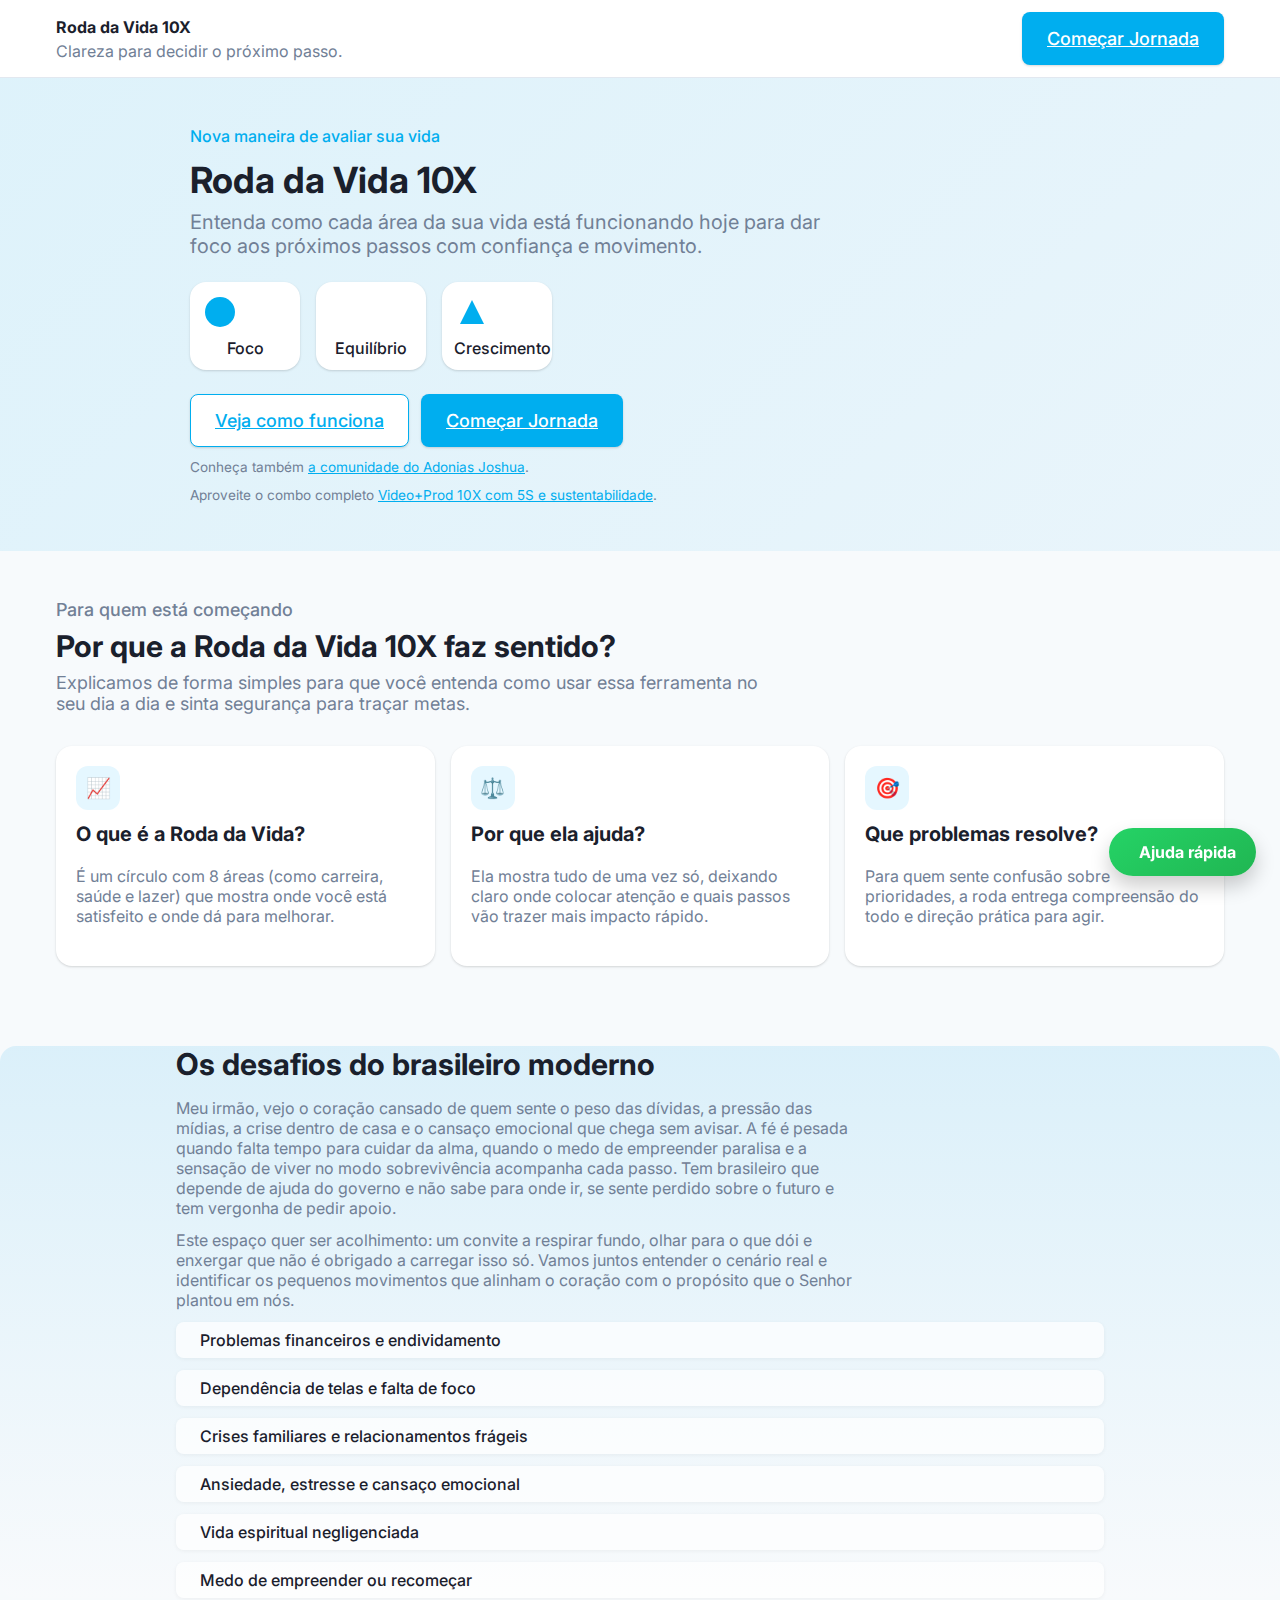
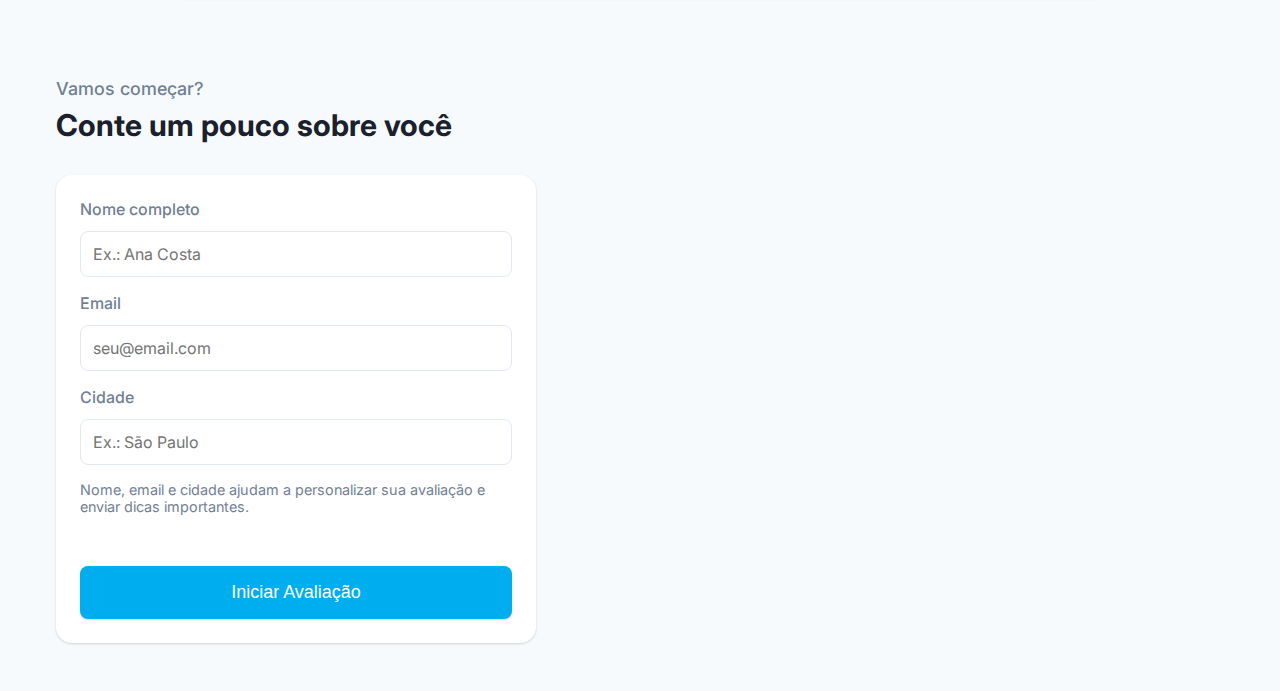
<file: index.html>
<!DOCTYPE html>
<html lang='pt-BR'>
<head>
  <meta charset='UTF-8'>
  <meta name='viewport' content='width=device-width, initial-scale=1.0'>
  <title>Roda da Vida 10X</title>

  <!-- Google Fonts: Inter -->
  <link rel='preconnect' href='https://fonts.googleapis.com'>
  <link rel='preconnect' href='https://fonts.gstatic.com' crossorigin>
  <link href='https://fonts.googleapis.com/css2?family=Inter:wght@400;500;600;700&display=swap' rel='stylesheet'>
  <link
    rel='stylesheet'
    href='https://cdnjs.cloudflare.com/ajax/libs/font-awesome/6.5.2/css/all.min.css'
    integrity='sha512-XxqN4pvgyzYIxV6r+J5Xh6t5Wn5PNipxF93KpXyEWzM3UKpVOJX1oQvQqDKfaJjEAhwCVz0WVF+UZ/k4h+BY/A=='
    crossorigin='anonymous'
    referrerpolicy='no-referrer'>

  <!-- Project Stylesheets -->
  <link rel='stylesheet' href='assets/css/variables.css'>
  <link rel='stylesheet' href='assets/css/layout.css'>
  <link rel='stylesheet' href='assets/css/components.css'>
  <link rel='stylesheet' href='assets/css/pages.css'>
</head>
<body>
  <header class='site-header'>
    <div class='container d-flex justify-between items-center'>
      <div class='site-header__brand'>
        <span class='site-header__badge'>Roda da Vida 10X</span>
        <p class='site-header__tagline'>Clareza para decidir o próximo passo.</p>
      </div>
      <a class='btn btn--primary' href='#onboarding-form'>Começar Jornada</a>
    </div>
  </header>

  <main>
    <section class='hero' id='home'>
      <div class='container'>
        <div class='hero__content'>
          <p class='hero__eyebrow'>Nova maneira de avaliar sua vida</p>
          <h1 class='hero__title'>Roda da Vida 10X</h1>
          <p class='hero__subtitle'>
            Entenda como cada área da sua vida está funcionando hoje para dar foco
            aos próximos passos com confiança e movimento.
          </p>

          <div class='hero__icon-row'>
            <div class='hero__icon'>
              <svg viewBox='0 0 24 24' role='img' aria-hidden='true'>
                <circle cx='12' cy='12' r='10' fill='#00aeef'></circle>
              </svg>
              <span>Foco</span>
            </div>
            <div class='hero__icon'>
              <svg viewBox='0 0 24 24' role='img' aria-hidden='true'>
                <path d='M3 12h18M12 3v18' stroke='#fff' stroke-width='2' stroke-linecap='round'></path>
              </svg>
              <span>Equilíbrio</span>
            </div>
            <div class='hero__icon'>
              <svg viewBox='0 0 24 24' role='img' aria-hidden='true'>
                <polygon points='12 4 20 20 4 20' fill='#00aeef'></polygon>
              </svg>
              <span>Crescimento</span>
            </div>
          </div>

          <div class='hero__actions'>
            <a class='btn btn--secondary' href='#life-wheel'>Veja como funciona</a>
            <a class='btn btn--primary' href='#onboarding-form'>Começar Jornada</a>
          </div>
          <p class='cta-discreet'>
            Conheça também <a href='https://adoniasjoshua-collab.github.io/ACESSO-COMUNIDADE-10X-FERRAMENTAS-AUDITORIA-DIGITAL-CURSOS/' target='_blank' rel='noopener noreferrer'>a comunidade do Adonias Joshua</a>.
          </p>
          <p class='cta-discreet'>
            Aproveite o combo completo <a href='https://adoniasjoshua-collab.github.io/COMBO3EMUM-VIDPROD10X-5S-inlfuencia-auditoria5s-sustentabilidade/' target='_blank' rel='noopener noreferrer'>Video+Prod 10X com 5S e sustentabilidade</a>.
          </p>
        </div>
      </div>
    </section>

    <section class='info-section' id='life-wheel'>
      <div class='container'>
        <div class='section-heading'>
          <p class='section-heading__eyebrow'>Para quem está começando</p>
          <h2>Por que a Roda da Vida 10X faz sentido?</h2>
          <p>
            Explicamos de forma simples para que você entenda como usar essa ferramenta
            no seu dia a dia e sinta segurança para traçar metas.
          </p>
        </div>

        <div class='info-grid'>
          <article class='info-card'>
            <div class='info-card__icon'>
              <span>📈</span>
            </div>
            <h3>O que é a Roda da Vida?</h3>
            <p>
              É um círculo com 8 áreas (como carreira, saúde e lazer) que mostra
              onde você está satisfeito e onde dá para melhorar.
            </p>
          </article>
          <article class='info-card'>
            <div class='info-card__icon'>
              <span>⚖️</span>
            </div>
            <h3>Por que ela ajuda?</h3>
            <p>
              Ela mostra tudo de uma vez só, deixando claro onde colocar atenção
              e quais passos vão trazer mais impacto rápido.
            </p>
          </article>
          <article class='info-card'>
            <div class='info-card__icon'>
              <span>🎯</span>
            </div>
            <h3>Que problemas resolve?</h3>
            <p>
              Para quem sente confusão sobre prioridades, a roda entrega compreensão
              do todo e direção prática para agir.
            </p>
          </article>
        </div>
      </div>
    </section>

    <section id='br-challenges' class='info-section'>
      <div class='container'>
        <h2>Os desafios do brasileiro moderno</h2>
        <p>
          Meu irmão, vejo o coração cansado de quem sente o peso das dívidas, a pressão das mídias, a crise dentro de casa e o cansaço emocional
          que chega sem avisar. A fé é pesada quando falta tempo para cuidar da alma, quando o medo de empreender paralisa e a sensação
          de viver no modo sobrevivência acompanha cada passo. Tem brasileiro que depende de ajuda do governo e não sabe para onde ir,
          se sente perdido sobre o futuro e tem vergonha de pedir apoio.
        </p>
        <p>
          Este espaço quer ser acolhimento: um convite a respirar fundo, olhar para o que dói e enxergar que não é obrigado a carregar isso só.
          Vamos juntos entender o cenário real e identificar os pequenos movimentos que alinham o coração com o propósito que o Senhor plantou em nós.
        </p>
        <ul class='challenges-list'>
          <li><i class='fa-solid fa-wallet'></i> Problemas financeiros e endividamento</li>
          <li><i class='fa-solid fa-mobile-screen'></i> Dependência de telas e falta de foco</li>
          <li><i class='fa-solid fa-heart-crack'></i> Crises familiares e relacionamentos frágeis</li>
          <li><i class='fa-solid fa-face-sad-tear'></i> Ansiedade, estresse e cansaço emocional</li>
          <li><i class='fa-solid fa-hand-holding-heart'></i> Vida espiritual negligenciada</li>
          <li><i class='fa-solid fa-briefcase'></i> Medo de empreender ou recomeçar</li>
        </ul>
      </div>
    </section>

    <section class='onboarding-section' id='onboarding-form'>
      <div class='container'>
        <div class='section-heading'>
          <p class='section-heading__eyebrow'>Vamos começar?</p>
          <h2>Conte um pouco sobre você</h2>
        </div>

        <form class='user-form' id='user-intake-form'>
          <label class='form-field'>
            Nome completo
            <input type='text' name='name' required placeholder='Ex.: Ana Costa'>
          </label>
          <label class='form-field'>
            Email
            <input type='email' name='email' required placeholder='seu@email.com'>
          </label>
          <label class='form-field'>
            Cidade
            <input type='text' name='city' required placeholder='Ex.: São Paulo'>
          </label>

          <p class='form-note'>
            Nome, email e cidade ajudam a personalizar sua avaliação e enviar dicas importantes.
          </p>
          <p class='form-error' id='user-form-error' aria-live='polite'></p>

          <button type='submit' class='btn btn--primary'>Iniciar Avaliação</button>
        </form>
      </div>
    </section>
  </main>

  <script src='assets/js/storage.js'></script>
  <script src='assets/js/index.js'></script>
  <a href='https://wa.me/5594992993138' class='chat-whatsapp' target='_blank' rel='noopener noreferrer' aria-label='Chat WhatsApp'>
    <i class='fa-brands fa-whatsapp'></i>
    <span>Ajuda rápida</span>
  </a>
</body>
</html>
</file>
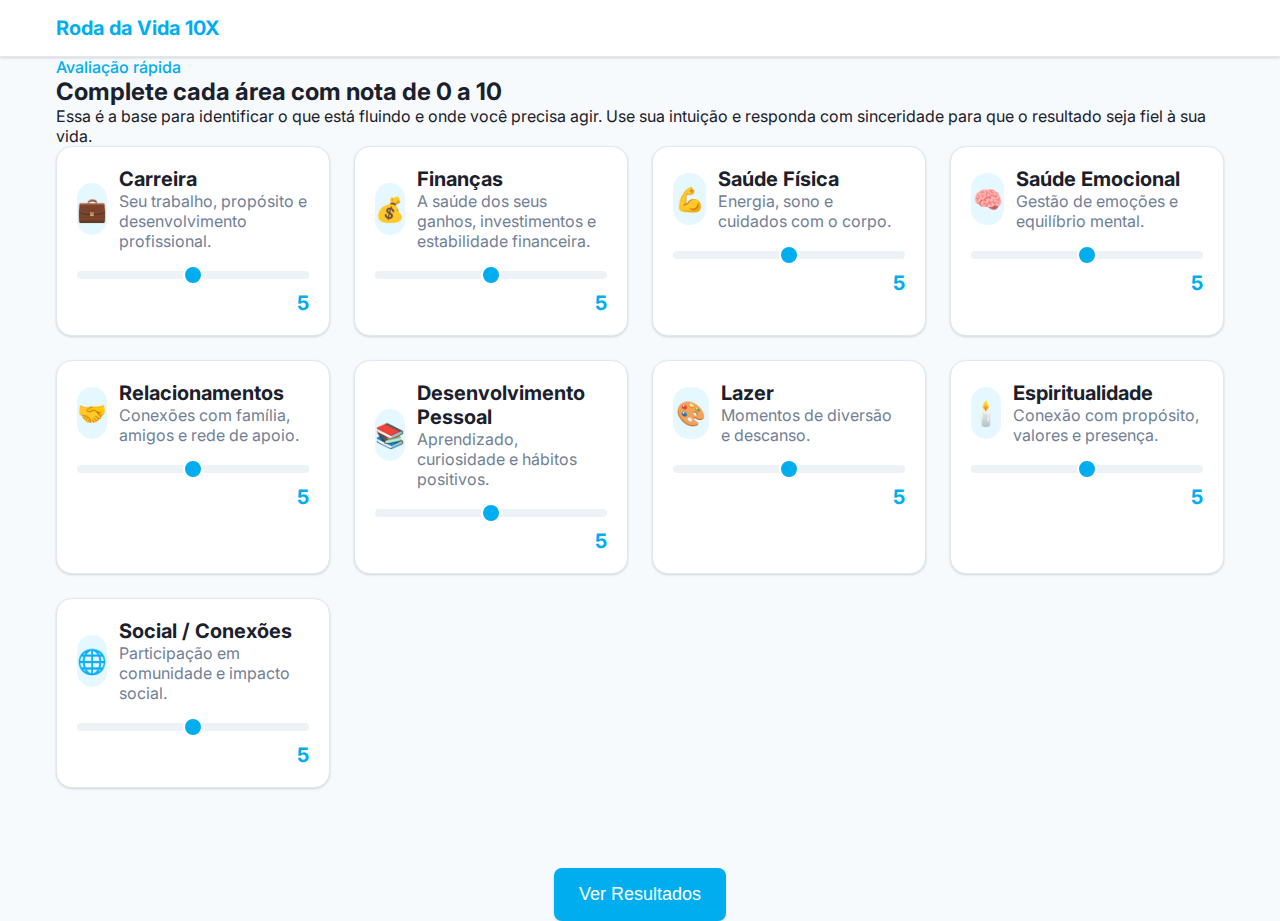
<file: avaliacao.html>
<!DOCTYPE html>
<html lang='pt-BR'>
<head>
  <meta charset='UTF-8'>
  <meta name='viewport' content='width=device-width, initial-scale=1.0'>
  <title>Avaliação | Roda da Vida 10X</title>

  <link rel='preconnect' href='https://fonts.googleapis.com'>
  <link rel='preconnect' href='https://fonts.gstatic.com' crossorigin>
  <link href='https://fonts.googleapis.com/css2?family=Inter:wght@400;500;600;700&display=swap' rel='stylesheet'>
  <link rel='stylesheet' href='assets/css/variables.css'>
  <link rel='stylesheet' href='assets/css/layout.css'>
  <link rel='stylesheet' href='assets/css/components.css'>
  <link rel='stylesheet' href='assets/css/pages.css'>
</head>
<body>
  <header class='header p-4'>
    <div class='container'>
      <h1 class='header__logo'>Roda da Vida 10X</h1>
    </div>
  </header>

  <main class='main-content'>
    <section class='assessment-intro py-10'>
      <div class='container'>
        <p class='assessment-intro__eyebrow'>Avaliação rápida</p>
        <h2>Complete cada área com nota de 0 a 10</h2>
        <p>
          Essa é a base para identificar o que está fluindo e onde você precisa agir.
          Use sua intuição e responda com sinceridade para que o resultado seja fiel à sua vida.
        </p>
      </div>
    </section>

    <section class='assessment-grid-section'>
      <div class='container'>
        <div class='assessment-grid d-grid gap-6' id='area-grid'>
          <!-- Cards são inseridos via JS -->
        </div>
      </div>
    </section>

    <section class='assessment-actions py-10'>
      <div class='container d-flex justify-center'>
        <button class='btn btn--primary' id='see-results-btn'>Ver Resultados</button>
      </div>
    </section>
  </main>

  <script src='assets/js/storage.js'></script>
  <script src='assets/js/areas.js'></script>
  <script src='assets/js/avaliacao.js'></script>
</body>
</html>
</file>
<file: assets/css/variables.css>
/*
  Design System: Roda da Vida 10X (Clockfy UX)
  ---
  This file contains all the global CSS variables (design tokens)
  for the application, including colors, typography, spacing, and more.
*/

:root {
  /*
   * =========================================
   *  Color Palette
   * =========================================
   */

  /* -- Primary Colors -- */
  --primary: #00aeef;
  --primary-dark: #007aac;
  --primary-light: #e5f7ff;

  /* -- Grayscale Palette -- */
  --gray-100: #f7fafc; /* Lightest */
  --gray-200: #edf2f7;
  --gray-300: #e2e8f0;
  --gray-400: #cbd5e0;
  --gray-500: #a0aec0; /* Mid-gray */
  --gray-600: #718096;
  --gray-700: #4a5568;
  --gray-800: #2d3748;
  --gray-900: #1a202c; /* Darkest */

  /* -- Semantic Colors -- */
  --success: #48bb78;
  --warning: #f59e0b;
  --danger: #f56565;

  /* -- Text Colors -- */
  --text-primary: var(--gray-900);
  --text-secondary: var(--gray-600);
  --text-on-primary: #ffffff;

  /* -- Background & Surface Colors -- */
  --bg-body: var(--gray-100);
  --bg-surface: #ffffff;
  --border-color: var(--gray-300);

  /*
   * =========================================
   *  Typography
   * =========================================
   */
  --font-primary: 'Inter', sans-serif;
  --font-system: -apple-system, BlinkMacSystemFont, 'Segoe UI', Roboto, Helvetica,
    Arial, sans-serif, 'Apple Color Emoji', 'Segoe UI Emoji', 'Segoe UI Symbol';

  /* -- Font Sizes -- */
  --font-size-base: 1rem;      /* 16px */
  --font-size-lg: 1.125rem;  /* 18px */
  --font-size-xl: 1.25rem;   /* 20px */
  --font-size-2xl: 1.5rem;    /* 24px */
  --font-size-3xl: 1.875rem;  /* 30px */
  --font-size-4xl: 2.25rem;   /* 36px */

  /* -- Font Weights -- */
  --font-weight-normal: 400;
  --font-weight-medium: 500;
  --font-weight-bold: 700;

  /*
   * =========================================
   *  Spacing Scale (Base: 4px)
   * =========================================
   */
  --space-1: 0.25rem;  /* 4px */
  --space-2: 0.5rem;   /* 8px */
  --space-3: 0.75rem;  /* 12px */
  --space-4: 1rem;     /* 16px */
  --space-5: 1.25rem;  /* 20px */
  --space-6: 1.5rem;   /* 24px */
  --space-8: 2rem;     /* 32px */
  --space-12: 3rem;    /* 48px */
  --space-16: 4rem;    /* 64px */

  /*
   * =========================================
   *  Border Radius & Shadows
   * =========================================
   */
  --radius-sm: 4px;
  --radius-md: 8px;
  --radius-lg: 16px;
  --radius-full: 9999px;

  --shadow-light: 0 1px 3px 0 rgba(0, 0, 0, 0.1), 0 1px 2px 0 rgba(0, 0, 0, 0.06);
  --shadow-medium: 0 4px 6px -1px rgba(0, 0, 0, 0.1), 0 2px 4px -1px rgba(0, 0, 0, 0.06);
}
</file>
<file: assets/css/components.css>
/*
  Reusable Components
  ---
  This file contains styles for shared UI components like buttons,
  cards, form inputs, etc.
*/

/*
 * =========================================
 *  Button Component
 * =========================================
 */

/* Base button styles */
.btn {
  display: inline-block;
  padding: var(--space-3) var(--space-6);
  font-weight: var(--font-weight-medium);
  font-size: var(--font-size-lg);
  line-height: 1.5;
  text-align: center;
  border-radius: var(--radius-md);
  cursor: pointer;
  border: 1px solid transparent;
  transition: background-color 0.2s ease-in-out, transform 0.2s ease-in-out, box-shadow 0.2s ease-in-out;
  user-select: none; /* Prevents text selection on click */
}

/* Primary button modifier */
.btn--primary {
  background-color: var(--primary);
  color: var(--text-on-primary);
  box-shadow: var(--shadow-light);
}

.btn--primary:hover {
  background-color: var(--primary-dark);
  box-shadow: var(--shadow-medium);
  transform: translateY(-2px);
}

/* Secondary button modifier */
.btn--secondary {
  background-color: var(--bg-surface);
  color: var(--primary);
  border: 1px solid var(--primary);
  box-shadow: var(--shadow-light);
}

.btn--secondary:hover {
  background-color: var(--primary-light);
  box-shadow: var(--shadow-medium);
  transform: translateY(-2px);
}

/*
 * =========================================
 *  Assessment Card Component
 * =========================================
 */
.assessment-card {
  background-color: var(--bg-surface);
  border-radius: var(--radius-lg);
  padding: var(--space-6);
  border: 1px solid var(--border-color);
  box-shadow: var(--shadow-light);
  transition: transform 0.2s ease-in-out, box-shadow 0.2s ease-in-out;
}

.assessment-card:hover {
  transform: translateY(-4px);
  box-shadow: var(--shadow-medium);
}

.assessment-card__icon-wrapper {
  display: flex;
  align-items: center;
  justify-content: center;
  flex-shrink: 0; /* Prevents shrinking in flex container */
  width: 48px;
  height: 48px;
  background-color: var(--primary-light);
  border-radius: var(--radius-md);
}

.assessment-card__icon {
  width: 24px;
  height: 24px;
  color: var(--primary); /* Allows styling SVG stroke/fill via CSS */
}

.assessment-card__title {
  font-size: var(--font-size-xl);
  font-weight: var(--font-weight-medium);
  color: var(--text-primary);
}

.assessment-card__body {
  display: flex;
  align-items: center;
  gap: var(--space-4);
}

.assessment-card__value {
  font-size: var(--font-size-lg);
  font-weight: var(--font-weight-bold);
  color: var(--primary);
  min-width: 2ch; /* Reserves space for 2 characters (e.g., "10") */
  text-align: right;
}

/*
 * =========================================
 *  Custom Slider Component
 * =========================================
 */
.assessment-card__slider {
  -webkit-appearance: none;
  appearance: none;
  width: 100%;
  height: 8px;
  background: var(--gray-200);
  border-radius: var(--radius-full);
  outline: none;
  cursor: pointer;
}

/* Thumb for Webkit browsers (Chrome, Safari) */
.assessment-card__slider::-webkit-slider-thumb {
  -webkit-appearance: none;
  appearance: none;
  width: 20px;
  height: 20px;
  background: var(--primary);
  border-radius: 50%;
  border: 2px solid var(--bg-surface);
}

/*
 * =========================================
 *  Score Card Component (Result Page)
 * =========================================
 */
.score-card {
  background-color: var(--bg-surface);
  padding: var(--space-3) var(--space-4);
  border-radius: var(--radius-md);
  border: 1px solid var(--border-color);
}

.score-card__label {
  color: var(--text-secondary);
  font-size: var(--font-size-base);
}

.score-card__value {
  font-weight: var(--font-weight-bold);
  color: var(--text-primary);
  font-size: var(--font-size-lg);
}

/*
 * =========================================
 *  Analysis Card Component (Result Page)
 * =========================================
 */
.analysis-card {
  padding: var(--space-6);
  border-radius: var(--radius-lg);
  color: var(--text-on-primary);
}

.analysis-card--success {
  background-color: var(--success);
}

.analysis-card--danger {
  background-color: var(--danger);
}

.analysis-card__title {
  font-size: var(--font-size-xl);
  font-weight: var(--font-weight-bold);
}

.analysis-card__area {
  display: inline-block;
  margin-top: var(--space-2);
  font-size: var(--font-size-2xl);
  font-weight: var(--font-weight-bold);
}

/* Thumb for Firefox */
.assessment-card__slider::-moz-range-thumb {
  width: 20px;
  height: 20px;
  background: var(--primary);
  border-radius: 50%;
  border: 2px solid var(--bg-surface);
}
</file>
<file: assets/css/pages.css>
/*
  Page-Specific Styles
  ---
  This file contains styles that are unique to specific pages.
  We use BEM naming to scope styles to a page's main block.
*/

/*
 * =========================================
 *  Home Page: .hero
 * =========================================
 */

.site-header {
  background-color: var(--bg-surface);
  border-bottom: 1px solid var(--border-color);
  position: sticky;
  top: 0;
  z-index: 10;
  padding: var(--space-3) 0;
}

.site-header__brand {
  display: flex;
  flex-direction: column;
  gap: var(--space-1);
}

.site-header__badge {
  font-weight: var(--font-weight-bold);
}

.site-header__tagline {
  font-size: var(--font-size-base);
  color: var(--text-secondary);
}

.hero {
  padding: var(--space-12) 0;
  background: linear-gradient(135deg, rgba(0, 174, 239, 0.1), rgba(112, 198, 241, 0.1));
}

.hero__content {
  max-width: 900px;
  margin: 0 auto;
}

.hero__eyebrow {
  font-size: var(--font-size-base);
  font-weight: var(--font-weight-medium);
  color: var(--primary);
  margin-bottom: var(--space-3);
}

.hero__title {
  font-size: var(--font-size-4xl);
  margin-bottom: var(--space-2);
  font-weight: var(--font-weight-bold);
}

.hero__subtitle {
  font-size: var(--font-size-xl);
  margin-bottom: var(--space-6);
  color: var(--text-secondary);
  max-width: 640px;
}

.hero__icon-row {
  display: flex;
  gap: var(--space-4);
  margin-bottom: var(--space-6);
}

.hero__icon {
  width: 110px;
  border-radius: var(--radius-lg);
  padding: var(--space-3);
  background-color: #fff;
  box-shadow: var(--shadow-light);
  text-align: center;
  font-weight: var(--font-weight-medium);
}

.hero__icon svg {
  width: 36px;
  height: 36px;
  margin-bottom: var(--space-2);
}

.hero__actions {
  display: flex;
  gap: var(--space-3);
  flex-wrap: wrap;
}

.cta-discreet {
  margin-top: var(--space-3);
  font-size: 0.85rem;
  color: var(--text-secondary);
}

.cta-discreet a {
  color: var(--primary);
  text-decoration: underline;
}

.info-section {
  padding: var(--space-12) 0;
}

#br-challenges {
  background: linear-gradient(180deg, rgba(14, 165, 233, 0.12), rgba(248, 250, 252, 0.9));
  border-radius: var(--radius-lg);
  margin: var(--space-8) auto;
  padding: var(--space-10) 0;
}

#br-challenges .container {
  max-width: 960px;
}

#br-challenges h2 {
  font-size: var(--font-size-3xl);
  margin-bottom: var(--space-4);
  color: var(--text-primary);
}

#br-challenges p {
  max-width: 680px;
  margin-bottom: var(--space-3);
  color: var(--text-secondary);
}

.challenges-list {
  list-style: none;
  margin: 0;
  padding: 0;
  display: grid;
  gap: var(--space-3);
}

.challenges-list li {
  display: flex;
  align-items: flex-start;
  gap: var(--space-3);
  padding: var(--space-2) var(--space-3);
  background-color: rgba(255, 255, 255, 0.7);
  border-radius: var(--radius-md);
  box-shadow: 0 1px 4px rgba(0, 0, 0, 0.05);
  font-weight: var(--font-weight-medium);
  color: var(--text-primary);
}

.challenges-list i {
  color: var(--primary);
  font-size: 1.2rem;
  margin-top: 0.2rem;
}

@media (max-width: 640px) {
  .challenges-list li {
    flex-direction: row;
    align-items: center;
  }
}

.section-heading {
  margin-bottom: var(--space-8);
  max-width: 720px;
}

.section-heading__eyebrow {
  font-size: var(--font-size-base);
  font-weight: var(--font-weight-medium);
  color: var(--primary);
}

.section-heading h2 {
  font-size: var(--font-size-3xl);
  margin: var(--space-2) 0;
}

.section-heading p {
  color: var(--text-secondary);
  font-size: var(--font-size-lg);
}

.info-grid {
  display: grid;
  grid-template-columns: repeat(auto-fit, minmax(240px, 1fr));
  gap: var(--space-4);
}

.info-card {
  background-color: #fff;
  border-radius: var(--radius-lg);
  padding: var(--space-5);
  box-shadow: var(--shadow-light);
  min-height: 220px;
  display: flex;
  flex-direction: column;
  gap: var(--space-3);
}

.info-card__icon {
  width: 44px;
  height: 44px;
  border-radius: 12px;
  display: flex;
  align-items: center;
  justify-content: center;
  font-size: var(--font-size-xl);
  background-color: var(--primary-light);
}

.info-card h3 {
  font-size: var(--font-size-xl);
  margin-bottom: var(--space-2);
}

.info-card p {
  color: var(--text-secondary);
  font-size: var(--font-size-base);
}

.onboarding-section {
  padding: var(--space-12) 0;
  background-color: var(--gray-100);
}

.user-form {
  background-color: #fff;
  border-radius: var(--radius-lg);
  padding: var(--space-6);
  box-shadow: var(--shadow-light);
  display: grid;
  gap: var(--space-4);
  max-width: 480px;
}

.form-field {
  display: flex;
  flex-direction: column;
  font-weight: var(--font-weight-medium);
  gap: var(--space-2);
  font-size: var(--font-size-base);
  color: var(--text-secondary);
}

.form-field input {
  border: 1px solid var(--border-color);
  border-radius: var(--radius-md);
  padding: var(--space-3);
  font-size: var(--font-size-base);
  font-family: inherit;
  margin-top: var(--space-1);
}

.form-note {
  font-size: 0.9rem;
  color: var(--text-secondary);
}

.form-error {
  color: var(--danger);
  min-height: 1.2rem;
  font-size: 0.9rem;
}

@media (max-width: 768px) {
  .hero__icon-row {
    flex-direction: column;
    align-items: stretch;
  }

  .hero__actions {
    flex-direction: column;
    align-items: stretch;
  }

  .site-header {
    position: static;
  }
}

/*
 * =========================================
 *  Assessment Page: .header, .assessment-grid
 * =========================================
 */

.header {
  background-color: var(--bg-surface);
  border-bottom: 1px solid var(--border-color);
  box-shadow: var(--shadow-light);
}

.header__logo {
  font-size: var(--font-size-xl);
  font-weight: var(--font-weight-bold);
  color: var(--primary);
}

/*
  The assessment-grid uses the .d-grid and .gap-6 utility classes from layout.css.
  Here, we define its responsive column structure.
*/
.assessment-grid {
  /* Default to 4 columns on large screens */
  grid-template-columns: repeat(4, 1fr);
}

/* For tablets and smaller */
@media (max-width: 1024px) {
  .assessment-grid {
    /* 2 columns for tablets */
    grid-template-columns: repeat(2, 1fr);
  }
}

/* For mobile phones */
@media (max-width: 640px) {
  .assessment-grid {
    /* 1 column for small mobile screens */
    grid-template-columns: 1fr;
  }
}

/*
 * =========================================
 *  Result Page: .result, .analysis
 * =========================================
 */

.result__layout {
  grid-template-columns: 2fr 1fr;
  gap: var(--space-6);
  align-items: flex-start;
}



.analysis__layout {
  /* 2-column layout for strong/critical points */
  grid-template-columns: repeat(2, 1fr);
}

.result__actions {
  padding-top: var(--space-6);
}

.life-wheel-container {
  width: 100%;
  max-width: 720px;
  margin: 0 auto;
  padding: 32px;
}

#lifeWheelChart {
  width: 100% !important;
  height: 420px !important;
  max-height: 420px;
}

.insights {
  padding-top: var(--space-10);
  padding-bottom: var(--space-10);
}

.insights-grid {
  margin-top: var(--space-6);
  display: grid;
  gap: var(--space-4);
  grid-template-columns: repeat(auto-fit, minmax(280px, 1fr));
}

.insights-summary {
  background: linear-gradient(135deg, rgba(14, 165, 233, 0.15), rgba(72, 187, 120, 0.15));
  border-radius: var(--radius-lg);
  padding: var(--space-5);
  box-shadow: var(--shadow-light);
  display: flex;
  flex-direction: column;
  gap: var(--space-2);
  border: 1px solid rgba(14, 165, 233, 0.4);
}

.insights-summary__headline {
  font-size: var(--font-size-xl);
  font-weight: var(--font-weight-bold);
}

.insights-summary__text {
  font-size: var(--font-size-base);
  color: var(--text-secondary);
}

.report-info__card {
  background-color: var(--bg-surface);
  border-radius: var(--radius-lg);
  padding: var(--space-5);
  box-shadow: var(--shadow-light);
  border: 1px solid var(--border-color);
  display: grid;
  grid-template-columns: repeat(auto-fit, minmax(200px, 1fr));
  gap: var(--space-4);
  font-size: var(--font-size-base);
  color: var(--text-secondary);
}

.report-info__label {
  font-weight: var(--font-weight-medium);
  color: var(--text-primary);
  margin-bottom: 0.25rem;
}

.report-info__value {
  margin: 0;
}

.insight-card {
  background-color: var(--bg-surface);
  border-radius: var(--radius-lg);
  padding: var(--space-5);
  box-shadow: var(--shadow-light);
  border-left: 4px solid var(--primary);
  display: flex;
  flex-direction: column;
  gap: var(--space-3);
}

.insight-card--low {
  border-left-color: #f56565;
}

.insight-card--medium {
  border-left-color: #f59e0b;
}

.insight-card--good {
  border-left-color: #48bb78;
}

.insight-card--great {
  border-left-color: #0ea5e9;
}

.insight-card__header {
  display: flex;
  justify-content: space-between;
  align-items: flex-start;
  gap: var(--space-4);
}

.insight-card__level {
  font-size: 0.8rem;
  text-transform: uppercase;
  letter-spacing: 0.15em;
  color: var(--text-secondary);
}

.insight-card__label {
  font-size: var(--font-size-sm, 0.875rem);
  text-transform: uppercase;
  letter-spacing: 0.08em;
  color: var(--text-secondary);
  margin-bottom: var(--space-1);
}

.insight-card__headline {
  font-size: var(--font-size-xl);
  margin: 0;
  font-weight: var(--font-weight-bold);
}

.insight-card__score {
  background-color: rgba(255, 255, 255, 0.6);
  padding: 0.35rem 0.75rem;
  border-radius: var(--radius-md);
  font-weight: var(--font-weight-bold);
  color: var(--text-primary);
  box-shadow: inset 0 0 0 1px rgba(0, 0, 0, 0.08);
}

.insight-card__description {
  margin: 0;
  color: var(--text-secondary);
  font-size: var(--font-size-base);
}

.insight-card__meta {
  list-style: none;
  padding: 0;
  margin: 0;
  display: flex;
  flex-direction: column;
  gap: var(--space-2);
}

.insight-card__meta strong {
  display: inline-block;
  width: 110px;
  font-size: 0.95rem;
  color: var(--text-primary);
}

.insight-card__meta li {
  font-size: 0.95rem;
  color: var(--text-secondary);
}

.insight-card__meta-item--micro-step {
  background: rgba(0, 174, 239, 0.08);
  padding: var(--space-2);
  border-radius: var(--radius-md);
  border: 1px solid rgba(0, 174, 239, 0.2);
  color: var(--text-primary);
}

.section-heading__title {
  margin: 0;
  font-size: var(--font-size-3xl);
  font-weight: var(--font-weight-bold);
}

.assessment-intro {
  padding: var(--space-10) 0;
}

.assessment-intro__eyebrow {
  font-size: var(--font-size-base);
  font-weight: var(--font-weight-medium);
  color: var(--primary);
}

.assessment-grid-section {
  padding-bottom: var(--space-12);
}

.assessment-card {
  background-color: #fff;
  border-radius: var(--radius-lg);
  padding: var(--space-5);
  box-shadow: var(--shadow-light);
  display: flex;
  flex-direction: column;
  gap: var(--space-3);
}

.assessment-card__top {
  display: flex;
  align-items: center;
  gap: var(--space-3);
}

.assessment-card__icon {
  width: 52px;
  height: 52px;
  border-radius: 16px;
  background-color: var(--primary-light);
  display: flex;
  align-items: center;
  justify-content: center;
  font-size: 1.5rem;
  animation: floatIcon 5s ease-in-out infinite;
}

.assessment-card__title {
  font-size: var(--font-size-xl);
  font-weight: var(--font-weight-bold);
}

.assessment-card__description {
  color: var(--text-secondary);
  font-size: var(--font-size-base);
}

.assessment-card__slider {
  margin-top: var(--space-2);
}

.assessment-card__value {
  align-self: flex-end;
  font-size: var(--font-size-xl);
  font-weight: var(--font-weight-bold);
}

.assessment-actions {
  padding-top: var(--space-8);
}

@keyframes floatIcon {
  0% {
    transform: translateY(0);
  }
  50% {
    transform: translateY(-6px);
  }
  100% {
    transform: translateY(0);
  }
}

/*
 * =========================================
 *  Result Page: Responsive Adjustments
 * =========================================
 */

/* For tablets and smaller */
@media (max-width: 900px) {
  .result__layout {
    grid-template-columns: 1fr;
    gap: var(--space-6);
  }
}

/* For mobile phones */
.pdf-feedback {
  display: none;
  padding: var(--space-6);
  margin-top: var(--space-6);
  background-color: var(--bg-surface);
  border-radius: var(--radius-lg);
  box-shadow: var(--shadow-light);
  color: var(--text-primary);
}

@media print {
  .pdf-feedback {
    display: block;
  }
}

.chat-whatsapp {
  position: fixed;
  bottom: 24px;
  right: 24px;
  background: linear-gradient(145deg, #25d366, #20b652);
  color: #fff;
  padding: 14px 20px;
  border-radius: 999px;
  box-shadow: 0 10px 20px rgba(0, 0, 0, 0.2);
  display: flex;
  align-items: center;
  gap: 10px;
  font-weight: var(--font-weight-bold);
  text-decoration: none;
  animation: pulse 2.4s ease-in-out infinite;
  z-index: 20;
}

.chat-whatsapp span {
  font-size: var(--font-size-base);
}

.chat-whatsapp i {
  font-size: 1.25rem;
}

@keyframes pulse {
  0% {
    transform: scale(1);
    box-shadow: 0 10px 20px rgba(37, 211, 102, 0.4);
  }
  50% {
    transform: scale(1.07);
    box-shadow: 0 15px 30px rgba(37, 211, 102, 0.6);
  }
  100% {
    transform: scale(1);
    box-shadow: 0 10px 20px rgba(37, 211, 102, 0.4);
  }
}
</file>
<file: assets/css/layout.css>
/*
  Global Reset
  ---
  These base rules were previously isolated in reset.css and are now
  included here so the layout bundle can apply them before any page
  specific styling is loaded.
*/

*,
*::before,
*::after {
  box-sizing: border-box;
  margin: 0;
  padding: 0;
}

html,
body {
  height: 100%;
}

img,
svg,
canvas {
  display: block;
  max-width: 100%;
}

/*
  Global Layout & Structure
  ---
  This file defines the main layout containers, responsive breakpoints,
  and utility classes for spacing, flexbox, and grid. It does NOT
  contain component-specific styles.
*/

/*
 * =========================================
 *  Base Body & Document Styles
 * =========================================
 */
body {
  font-family: var(--font-primary), var(--font-system);
  background-color: var(--bg-body);
  color: var(--text-primary);
}

/*
 * =========================================
 *  Main Container
 * =========================================
 */
.container {
  width: 100%;
  max-width: 1200px;
  margin-left: auto;
  margin-right: auto;
  padding-left: var(--space-4);  /* 16px */
  padding-right: var(--space-4); /* 16px */
}

/*
 * =========================================
 *  Flexbox Utilities
 * =========================================
 */
.d-flex { display: flex; }
.flex-row { flex-direction: row; }
.flex-col { flex-direction: column; }
.flex-wrap { flex-wrap: wrap; }

.justify-start { justify-content: flex-start; }
.justify-center { justify-content: center; }
.justify-end { justify-content: flex-end; }
.justify-between { justify-content: space-between; }
.justify-around { justify-content: space-around; }

.items-start { align-items: flex-start; }
.items-center { align-items: center; }
.items-end { align-items: flex-end; }
.items-stretch { align-items: stretch; }

.flex-grow { flex-grow: 1; }

/*
 * =========================================
 *  Grid Utilities
 * =========================================
 */
.d-grid { display: grid; }
.gap-1 { gap: var(--space-1); }
.gap-2 { gap: var(--space-2); }
.gap-4 { gap: var(--space-4); }
.gap-6 { gap: var(--space-6); }
.gap-8 { gap: var(--space-8); }

/* Example column layouts */
.grid-cols-2 { grid-template-columns: repeat(2, 1fr); }
.grid-cols-3 { grid-template-columns: repeat(3, 1fr); }
.grid-cols-4 { grid-template-columns: repeat(4, 1fr); }

/*
 * =========================================
 *  Spacing Utilities (Margin & Padding)
 *  Format: .[m|p][t|r|b|l|x|y]-[size]
 *  Example: .mt-4 -> margin-top: 1rem
 *           .px-2 -> padding-left/right: 0.5rem
 * =========================================
 */

/* Margin */
.m-1 { margin: var(--space-1); }
.m-2 { margin: var(--space-2); }
.m-4 { margin: var(--space-4); }

.mt-1 { margin-top: var(--space-1); }
.mt-2 { margin-top: var(--space-2); }
.mt-4 { margin-top: var(--space-4); }
.mt-8 { margin-top: var(--space-8); }

.mb-1 { margin-bottom: var(--space-1); }
.mb-2 { margin-bottom: var(--space-2); }
.mb-4 { margin-bottom: var(--space-4); }
.mb-8 { margin-bottom: var(--space-8); }

.mx-auto { margin-left: auto; margin-right: auto; }

/* Padding */
.p-1 { padding: var(--space-1); }
.p-2 { padding: var(--space-2); }
.p-4 { padding: var(--space-4); }
.p-6 { padding: var(--space-6); }

.py-2 { padding-top: var(--space-2); padding-bottom: var(--space-2); }
.py-4 { padding-top: var(--space-4); padding-bottom: var(--space-4); }

.px-2 { padding-left: var(--space-2); padding-right: var(--space-2); }
.px-4 { padding-left: var(--space-4); padding-right: var(--space-4); }

/*
 * =========================================
 *  Responsive Breakpoints
 *  Note: These are desktop-first breakpoints as requested.
 *  Styles inside apply when the screen is SMALLER than the value.
 * =========================================
 */

/* For large desktops (optional overrides) */
@media (min-width: 1024px) {
  /* Example: .lg\:grid-cols-4 { grid-template-columns: repeat(4, 1fr); } */
}

/* For tablets and smaller */
@media (max-width: 768px) {
  /* Example: .container { padding-left: var(--space-2); padding-right: var(--space-2); } */
  /* Example: .md\:grid-cols-2 { grid-template-columns: repeat(2, 1fr); } */
}

/* For mobile phones */
@media (max-width: 480px) {
  /* Example: .sm\:flex-col { flex-direction: column; } */
}
</file>
